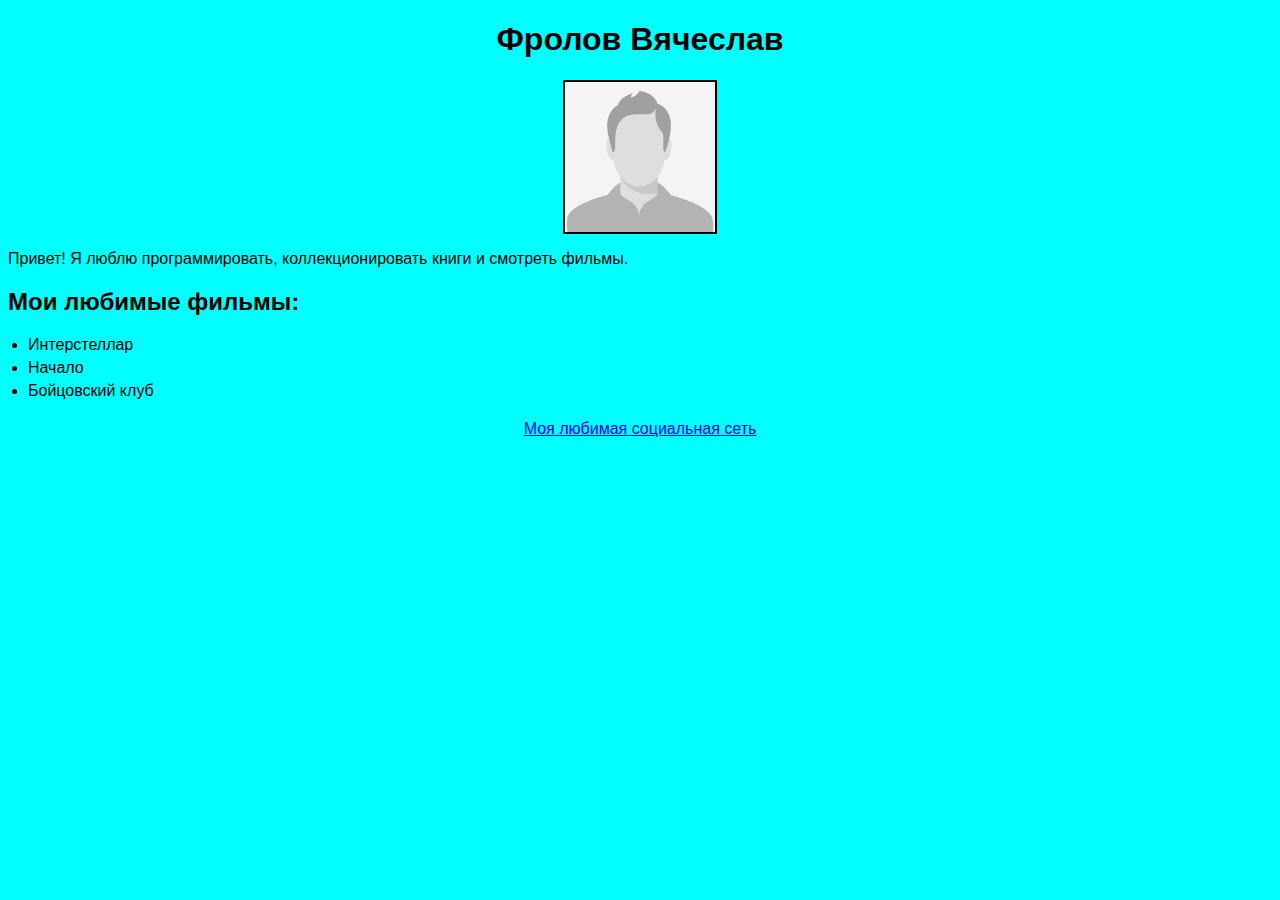
<file: task1/index.html>
<!DOCTYPE html>
<html lang="ru">
<head>
    <meta charset="UTF-8">
    <meta name="viewport" content="width=device-width, initial-scale=1.0">
    <title>Страница профиля</title>
    <link rel="stylesheet" href="styles.css">
</head>
<body>
    <h1>Фролов Вячеслав</h1>
    <img src="../pictures/avatar.png" alt="Аватар">
    <p>Привет! Я люблю программировать, коллекционировать книги и смотреть фильмы.</p>
    <h2>Мои любимые фильмы:</h2>
    <ul>
        <li>Интерстеллар</li>
        <li>Начало</li>
        <li>Бойцовский клуб</li>
    </ul>
    <a href="https://www.youtube.com">Моя любимая социальная сеть</a>
</body>
</html>
</file>
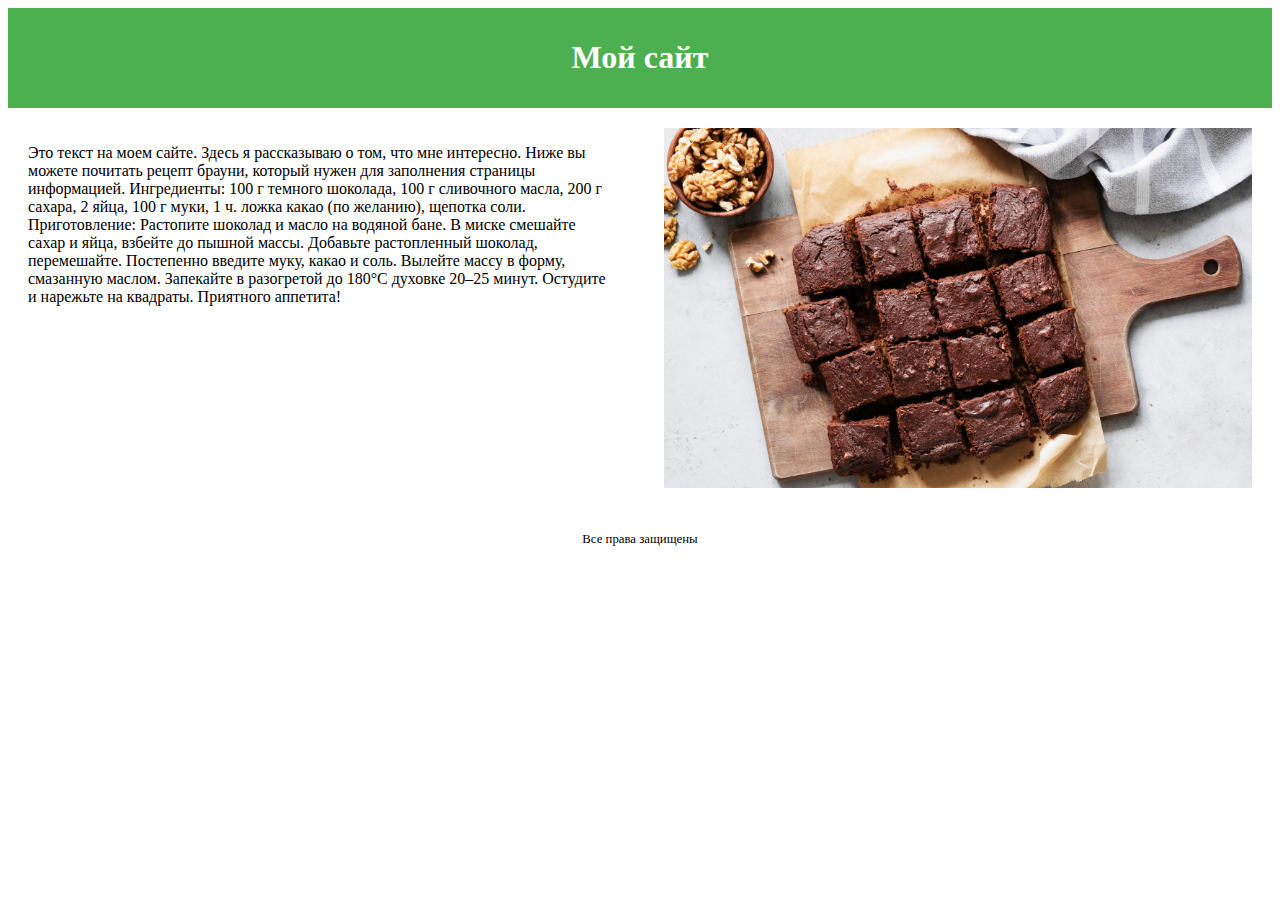
<file: task2/index.html>
<!DOCTYPE html>
<html lang="ru">
<head>
    <meta charset="UTF-8">
    <meta name="viewport" content="width=device-width, initial-scale=1.0">
    <title>Макет страницы</title>
    <link rel="stylesheet" href="styles.css">
</head>
<body>
    <header>
        <h1>Мой сайт</h1>
    </header>
    <main>
        <section>
            <p>Это текст на моем сайте. Здесь я рассказываю о том, что мне интересно. Ниже вы можете почитать рецепт брауни, который нужен для заполнения страницы информацией. 
Ингредиенты: 100 г темного шоколада, 100 г сливочного масла, 200 г сахара, 2 яйца, 100 г муки, 1 ч. ложка какао (по желанию), щепотка соли.

Приготовление: Растопите шоколад и масло на водяной бане. В миске смешайте сахар и яйца, взбейте до пышной массы. Добавьте растопленный шоколад, перемешайте. Постепенно введите муку, какао и соль. Вылейте массу в форму, смазанную маслом. Запекайте в разогретой до 180°C духовке 20–25 минут. Остудите и нарежьте на квадраты. Приятного аппетита!</p>
        </section>
        <section>
            <img src="../pictures/brownie.png" alt="Пример изображения">
        </section>
    </main>
    <footer>
        <p>Все права защищены</p>
    </footer>
</body>
</html>
</file>
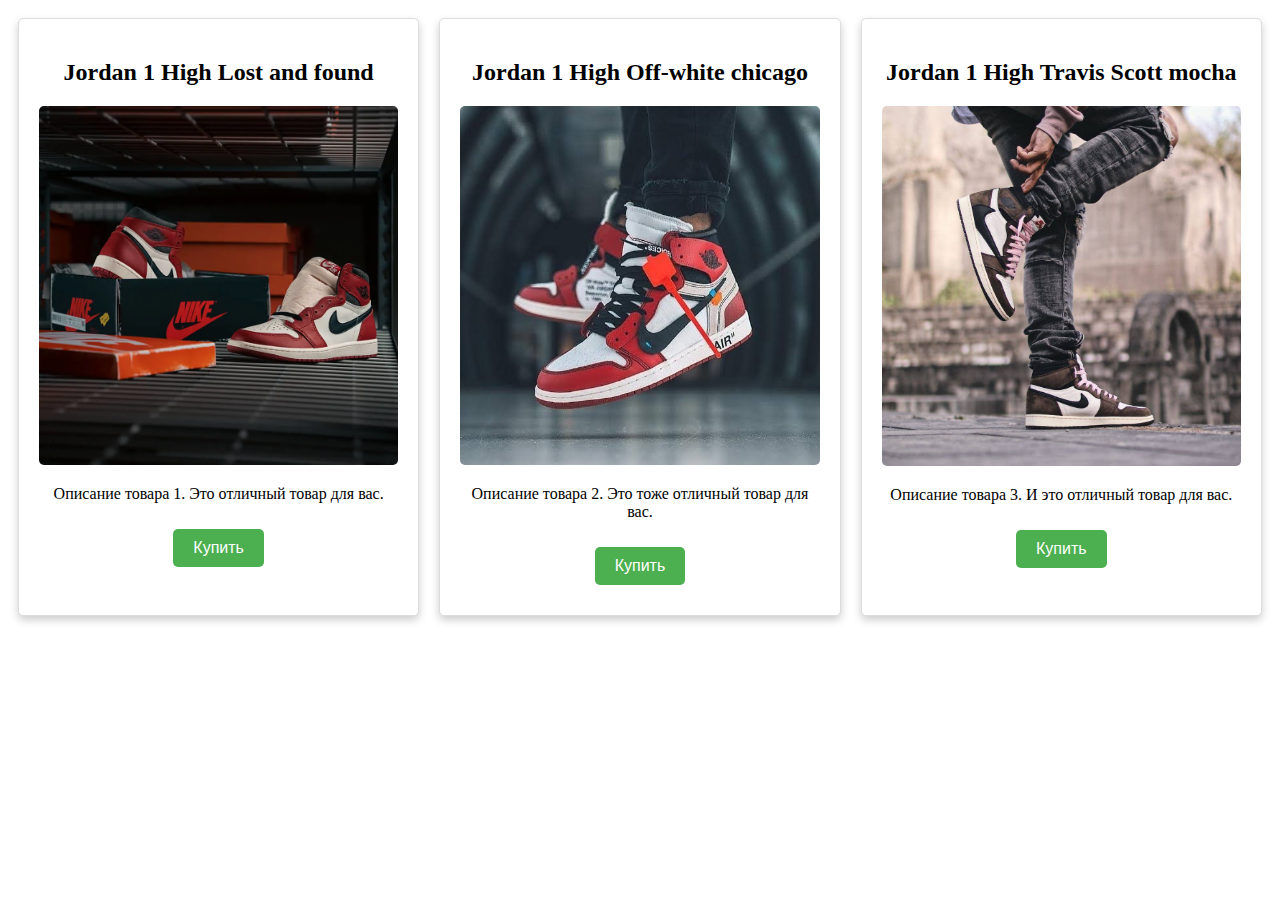
<file: task3/index.html>
<!DOCTYPE html>
<html lang="ru">
<head>
    <meta charset="UTF-8">
    <meta name="viewport" content="width=device-width, initial-scale=1.0">
    <title>Карточки товаров</title>
    <link rel="stylesheet" href="styles.css">
</head>
<body>
    <div class="container">
        <div class="card">
            <h2>Jordan 1 High Lost and found</h2>
            <img src="../pictures/kicks1.png" alt="Товар 1">
            <p>Описание товара 1. Это отличный товар для вас.</p>
            <button>Купить</button>
        </div>
        <div class="card">
            <h2>Jordan 1 High Off-white chicago</h2>
            <img src="../pictures/kicks2.png" alt="Товар 2">
            <p>Описание товара 2. Это тоже отличный товар для вас.</p>
            <button>Купить</button>
        </div>
        <div class="card">
            <h2>Jordan 1 High Travis Scott mocha</h2>
            <img src="../pictures/kicks3.png" alt="Товар 3">
            <p>Описание товара 3. И это отличный товар для вас.</p>
            <button>Купить</button>
        </div>
    </div>
</body>
</html>
</file>
<file: task1/styles.css>
body {
    background-color: #00ffff;
    font-family: Arial, sans-serif;
}

h1 {
    text-align: center;
}

img {
    display: block;
    margin: 0 auto;
    width: 150px;
    border: 2px solid #000;
}

ul {
    padding-left: 20px;
    margin: 10px 0;
}

li {
    margin: 5px 0;
}

a {
    display: block;
    text-align: center;
    margin-top: 20px;
}
</file>
<file: task2/styles.css>
body {
    font-family: Times New Roman, serif;
}

header {
    background-color: #4CAF50;
    color: white;
    text-align: center;
    padding: 10px;
}

main {
    display: flex;
    justify-content: space-between;
    padding: 20px;
}

main section {
    width: 48%;
}

main img {
    width: 100%;
    height: auto;
}

footer {
    text-align: center;
    font-size: 0.8em;
    margin-top: 20px;
}
</file>
<file: task3/styles.css>
.container {
    display: flex;
    justify-content: space-around;
}

.card {
    background-color: #fff;
    border: 1px solid #ddd;
    border-radius: 5px;
    box-shadow: 0 4px 8px rgba(0, 0, 0, 0.2);
    padding: 20px;
    margin: 10px;
    width: 30%;
    text-align: center;
}

.card img {
    width: 100%;
    height: auto;
    border-radius: 5px;
}

.card button {
    background-color: #4CAF50;
    color: white;
    border: none;
    padding: 10px 20px;
    text-align: center;
    text-decoration: none;
    display: inline-block;
    font-size: 16px;
    margin: 10px 0;
    cursor: pointer;
    border-radius: 5px;
}

.card button:hover {
    background-color: #45a049;
}

@media (max-width: 768px) {
.card {
width: 100%;
	}
}
</file>
